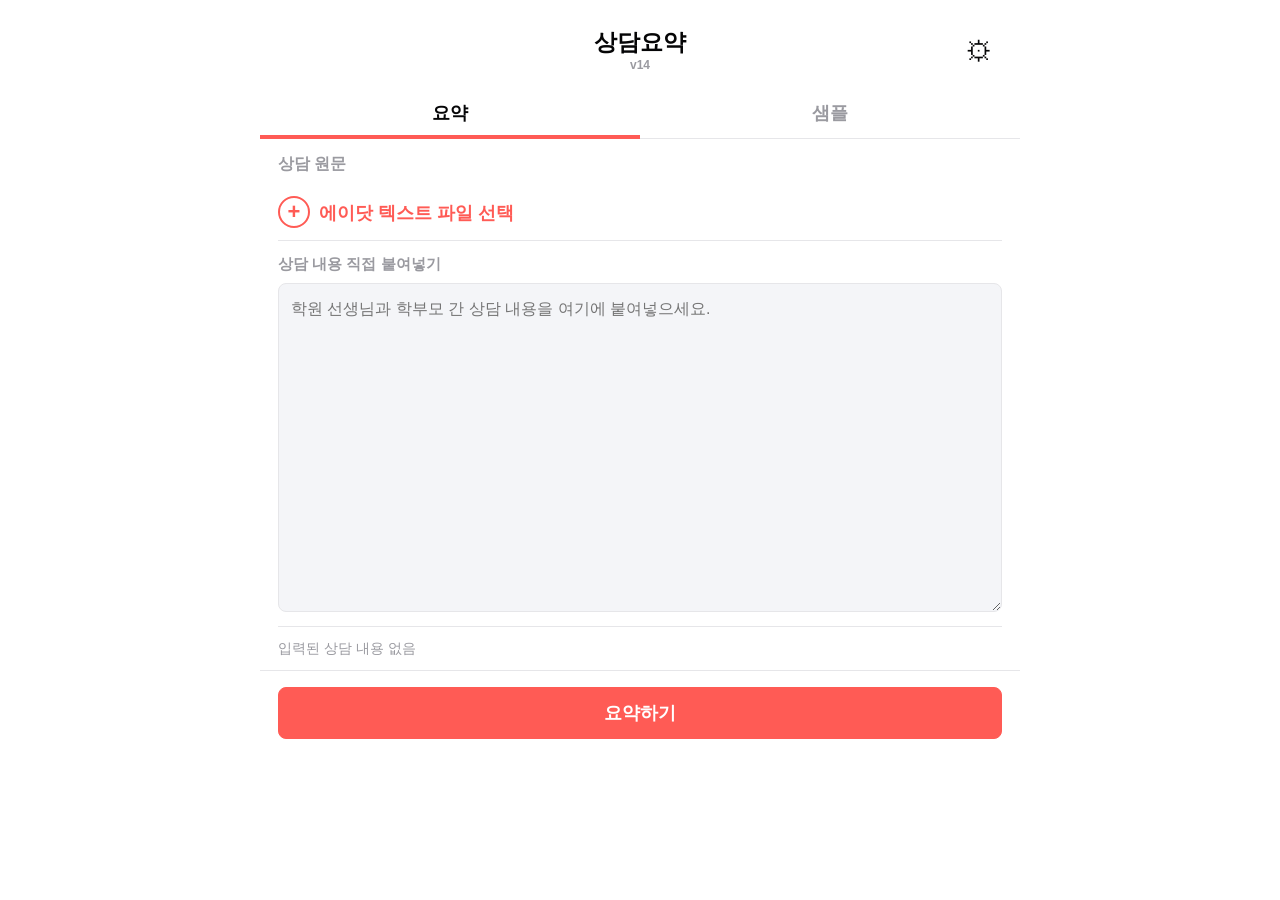
<file: docs/index.html>
<!doctype html>
<html lang="ko" data-theme="system">
  <head>
    <meta charset="utf-8">
    <meta name="viewport" content="width=device-width, initial-scale=1, viewport-fit=cover">
    <meta name="theme-color" content="#f7f8fb">
    <title>상담요약</title>
    <link rel="manifest" href="./manifest.json">
    <link rel="stylesheet" href="./styles.css">
  </head>
  <body>
    <main class="app-shell">
      <header class="topbar">
        <span aria-hidden="true"></span>
        <div class="title-stack">
          <h1>상담요약</h1>
          <span class="app-version" id="appVersionLabel">v14</span>
        </div>
        <button class="icon-button settings-icon" id="openSettingsButton" type="button" aria-label="설정">⚙︎</button>
      </header>

      <nav class="tabs two-tabs" aria-label="주요 화면">
        <button class="tab active" id="summaryTabButton" type="button">요약</button>
        <button class="tab" id="sampleTabButton" type="button">샘플</button>
      </nav>

      <section class="screen-list" id="homeView">
        <div class="section-title">상담 원문</div>
        <label class="file-button">
          <input id="fileInput" type="file" accept=".txt,text/plain">
          <span>에이닷 텍스트 파일 선택</span>
        </label>

        <label class="field">
          <span>상담 내용 직접 붙여넣기</span>
          <textarea id="transcriptInput" rows="12" placeholder="학원 선생님과 학부모 간 상담 내용을 여기에 붙여넣으세요."></textarea>
        </label>

        <div class="meta-row">
          <span id="inputInfo">입력된 상담 내용 없음</span>
        </div>

        <button class="primary-button" id="summarizeButton" type="button">요약하기</button>

        <div class="status-box hidden" id="statusBox">
          <div class="progress-ring" aria-hidden="true">
            <span id="progressPercent">0%</span>
          </div>
          <div class="status-copy">
            <strong id="statusTitle">요약 준비 중</strong>
            <p id="statusDetail">상담 내용을 확인하고 있습니다.</p>
            <div class="progress-track">
              <div id="progressBar" class="progress-bar"></div>
            </div>
          </div>
        </div>

        <p class="error hidden" id="errorMessage"></p>

        <div class="result-block hidden" id="resultView">
          <div>
            <p class="eyebrow" id="resultSource">상담요약</p>
            <textarea class="summary-text" id="summaryOutput" rows="10" aria-label="요약 결과"></textarea>
          </div>

          <button class="secondary-button" id="copySummaryButton" type="button">요약 결과 복사</button>
          <button class="secondary-button" id="saveStyleButton" type="button">내 스타일로 저장</button>
          <button class="primary-button" id="emailSummaryButton" type="button">이메일 보내기</button>
          <button class="secondary-button" id="resummarizeButton" type="button">다시 요약</button>
          <p class="hint compact-hint">수정한 요약문을 저장하면 다음 요약부터 문체와 분량 참고에 사용됩니다. 이름, 연락처 등 민감정보는 가능하면 지워 주세요.</p>
        </div>
      </section>

      <section class="screen-list hidden" id="settingsView">
        <div class="section-header">
          <button class="back-button" data-show-home type="button">‹ 요약</button>
          <h2>설정</h2>
        </div>

        <label class="field">
          <span>화면 모드</span>
          <select id="themeSelect">
            <option value="system">시스템 설정</option>
            <option value="light">라이트 모드</option>
            <option value="dark">다크 모드</option>
          </select>
        </label>

        <label class="field">
          <span>분석 모드</span>
          <select id="modeSelect">
            <option value="mock">Mock 모드</option>
            <option value="gemini">Gemini 모드</option>
          </select>
        </label>

        <label class="field">
          <span>기본 수신 이메일 주소</span>
          <input id="recipientEmailInput" type="email" autocomplete="email" placeholder="name@example.com">
        </label>
        <p class="hint">현재 GitHub Pages/PWA에서는 보안상 메일을 사용자 확인 없이 자동 발송할 수 없어 메일 앱 작성창을 엽니다. 완전 자동 발송은 별도 백엔드나 이메일 API 연결이 필요합니다.</p>

        <label class="field">
          <span>Gemini API 키</span>
          <input id="geminiApiKeyInput" type="text" autocomplete="off" autocapitalize="off" spellcheck="false" placeholder="AIza...">
        </label>

        <div class="field">
          <span>Gemini 모델</span>
          <strong id="geminiModelLabel">gemini-2.5-flash</strong>
        </div>

        <div class="field">
          <span>참고 예시 평균 분량</span>
          <strong id="averageLengthLabel">저장된 예시 없음</strong>
        </div>

        <label class="field">
          <span>요약 분량 범위</span>
          <select id="lengthToleranceSelect">
            <option value="10">하한 -10% / 상한 +10%</option>
            <option value="20">하한 -20% / 상한 +20%</option>
            <option value="30">하한 -30% / 상한 +30%</option>
            <option value="40">하한 -40% / 상한 +40%</option>
            <option value="50">하한 -50% / 상한 +50%</option>
          </select>
        </label>
        <p class="hint" id="summaryLengthGuide">참고 예시가 없으면 상담 내용에 맞는 자연스러운 분량으로 요약합니다.</p>

        <label class="field">
          <span>요약 스타일 메모</span>
          <textarea id="styleMemoInput" rows="4" placeholder="예: 상담일지에 바로 붙여넣을 수 있게 차분하고 구체적으로"></textarea>
        </label>

        <button class="primary-button" id="saveSettingsButton" type="button">설정 저장</button>

        <p class="hint">Gemini API 키는 이 기기의 localStorage에만 저장됩니다. 공용 기기에서는 저장하지 마세요.</p>
      </section>

      <section class="screen-list hidden" id="examplesView">
        <div class="section-title">샘플 파일 관리</div>

        <label class="file-button">
          <input id="exampleFileInput" type="file" accept=".txt,text/plain">
          <span>텍스트 파일로 예시 추가</span>
        </label>
        <button class="secondary-button" id="addExampleButton" type="button">직접 예시 추가</button>
        <p class="hint">저장된 예시는 요약 페르소나로 사용됩니다. 요약 요청에는 최근 예시 몇 개만 포함해 무료 티어 사용량을 아낍니다. 민감정보는 가능한 한 익명화해 주세요.</p>
        <div class="examples-list" id="examplesList"></div>
      </section>
    </main>

    <dialog id="exampleDialog">
      <form class="dialog-body" method="dialog">
        <h2 id="exampleDialogTitle">예시 추가</h2>
        <label class="field">
          <span>제목</span>
          <input id="exampleTitleInput" type="text" placeholder="예: 중등 영어 상담 요약">
        </label>
        <label class="field">
          <span>상담요약 예시</span>
          <textarea id="exampleBodyInput" rows="9"></textarea>
        </label>
        <div class="dialog-actions">
          <button class="text-button" value="cancel" type="submit">취소</button>
          <button class="primary-button" id="saveExampleButton" type="button">저장</button>
        </div>
      </form>
    </dialog>

    <div class="toast hidden" id="toast"></div>
    <script src="./app.js" type="module"></script>
  </body>
</html>
</file>
<file: docs/styles.css>
:root {
  color-scheme: light dark;
  --bg: #ffffff;
  --surface: #ffffff;
  --surface-alt: #f4f5f8;
  --surface-raised: #ffffff;
  --text: #050506;
  --text-soft: #4f5054;
  --muted: #9a9aa0;
  --line: #e6e6e9;
  --line-strong: #d8d9de;
  --accent: #ff5b55;
  --accent-active: #ff4943;
  --income: #2f8cff;
  --danger: #ff5b55;
  --soft-blue: #edf5ff;
  --shadow: 0 10px 24px rgba(0, 0, 0, 0.10);
}

@media (prefers-color-scheme: dark) {
  :root {
    --bg: #24262d;
    --surface: #24262d;
    --surface-alt: #1c1d22;
    --surface-raised: #2d2f36;
    --text: #f4f4f6;
    --text-soft: #d6d6da;
    --muted: #8f9097;
    --line: #3a3c44;
    --line-strong: #484a54;
    --soft-blue: #1f3044;
    --shadow: 0 10px 24px rgba(0, 0, 0, 0.28);
  }
}

html[data-theme="light"] {
  color-scheme: light;
  --bg: #ffffff;
  --surface: #ffffff;
  --surface-alt: #f4f5f8;
  --surface-raised: #ffffff;
  --text: #050506;
  --text-soft: #4f5054;
  --muted: #9a9aa0;
  --line: #e6e6e9;
  --line-strong: #d8d9de;
  --soft-blue: #edf5ff;
  --shadow: 0 10px 24px rgba(0, 0, 0, 0.10);
}

html[data-theme="dark"] {
  color-scheme: dark;
  --bg: #24262d;
  --surface: #24262d;
  --surface-alt: #1c1d22;
  --surface-raised: #2d2f36;
  --text: #f4f4f6;
  --text-soft: #d6d6da;
  --muted: #8f9097;
  --line: #3a3c44;
  --line-strong: #484a54;
  --soft-blue: #1f3044;
  --shadow: 0 10px 24px rgba(0, 0, 0, 0.28);
}

* {
  box-sizing: border-box;
}

html,
body {
  min-height: 100%;
}

body {
  margin: 0;
  background: var(--bg);
  color: var(--text);
  font-family: -apple-system, BlinkMacSystemFont, "Segoe UI", sans-serif;
  letter-spacing: 0;
}

button,
input,
textarea,
select {
  font: inherit;
}

button {
  cursor: pointer;
}

.app-shell {
  width: min(100%, 760px);
  min-height: 100vh;
  margin: 0 auto;
  padding: max(14px, env(safe-area-inset-top)) 0 max(24px, env(safe-area-inset-bottom));
  background: var(--surface);
}

.topbar {
  height: 74px;
  display: grid;
  grid-template-columns: 64px 1fr 64px;
  align-items: center;
  padding: 0 18px;
}

.title-stack {
  display: flex;
  flex-direction: column;
  align-items: center;
  gap: 5px;
}

.topbar h1 {
  margin: 0;
  text-align: center;
  font-size: 23px;
  line-height: 1;
  font-weight: 780;
}

.app-version {
  color: var(--muted);
  font-size: 12px;
  font-weight: 700;
  line-height: 1;
}

.icon-button {
  width: 46px;
  height: 46px;
  border: 0;
  border-radius: 8px;
  background: transparent;
  color: var(--text);
  font-size: 27px;
  line-height: 1;
}

.settings-icon {
  justify-self: end;
  color: var(--text);
}

.tabs {
  display: grid;
  grid-template-columns: repeat(2, 1fr);
  border-bottom: 1px solid var(--line);
}

.tab {
  position: relative;
  height: 50px;
  border: 0;
  background: transparent;
  color: var(--muted);
  font-size: 18px;
  font-weight: 700;
}

.tab.active {
  color: var(--text);
}

.tab.active::after {
  content: "";
  position: absolute;
  left: 0;
  right: 0;
  bottom: -1px;
  height: 4px;
  background: var(--accent);
}

.screen-list {
  display: flex;
  flex-direction: column;
  background: var(--surface);
}

.stack {
  display: flex;
  flex-direction: column;
}

.hidden {
  display: none !important;
}

.section-title {
  padding: 15px 18px 8px;
  color: var(--muted);
  font-size: 16px;
  font-weight: 700;
}

.field,
.file-button,
.primary-button,
.secondary-button,
.status-box,
.error,
.result-block,
.hint {
  margin-left: 18px;
  margin-right: 18px;
}

.field {
  display: flex;
  flex-direction: column;
  gap: 9px;
  padding: 14px 0;
  border-bottom: 1px solid var(--line);
}

.field span {
  color: var(--muted);
  font-size: 15px;
  font-weight: 700;
}

.field strong {
  color: var(--text);
  font-size: 18px;
}

input,
textarea,
select {
  width: 100%;
  border: 1px solid var(--line);
  border-radius: 8px;
  background: var(--surface-alt);
  color: var(--text);
  padding: 12px;
}

textarea {
  min-height: 180px;
  resize: vertical;
  line-height: 1.58;
}

select {
  appearance: none;
}

.file-button {
  min-height: 58px;
  border-bottom: 1px solid var(--line);
  display: flex;
  align-items: center;
  color: var(--accent);
  font-size: 18px;
  font-weight: 760;
}

.file-button input {
  position: fixed;
  width: 1px;
  height: 1px;
  opacity: 0;
  pointer-events: none;
}

.file-button span::before {
  content: "+";
  display: inline-flex;
  justify-content: center;
  align-items: center;
  width: 28px;
  height: 28px;
  margin-right: 9px;
  border: 2px solid var(--accent);
  border-radius: 50%;
  font-size: 22px;
  line-height: 1;
}

.meta-row {
  min-height: 44px;
  display: flex;
  align-items: center;
  padding: 0 18px;
  color: var(--muted);
  font-size: 14px;
  border-bottom: 1px solid var(--line);
}

.primary-button,
.secondary-button,
.text-button {
  min-height: 52px;
  border-radius: 8px;
  display: inline-flex;
  align-items: center;
  justify-content: center;
  text-align: center;
  text-decoration: none;
}

.back-button {
  min-height: 38px;
  justify-self: start;
  border: 1px solid var(--line-strong);
  border-radius: 8px;
  background: var(--surface);
  color: var(--text);
  padding: 0 12px;
  font-size: 16px;
  font-weight: 720;
}

.primary-button {
  margin-top: 16px;
  border: 1px solid var(--accent);
  background: var(--accent);
  color: #fff;
  font-size: 18px;
  font-weight: 780;
}

.primary-button:active {
  background: var(--accent-active);
}

.secondary-button {
  margin-top: 10px;
  border: 1px solid var(--line-strong);
  background: var(--surface);
  color: var(--text);
  font-size: 17px;
  font-weight: 720;
}

.text-button {
  min-height: 42px;
  border: 0;
  background: transparent;
  color: var(--accent);
  font-size: 17px;
  font-weight: 720;
}

button:disabled {
  opacity: 0.55;
  cursor: default;
}

.status-box {
  display: flex;
  align-items: center;
  gap: 12px;
  margin-top: 14px;
  padding: 14px;
  border-radius: 8px;
  background: var(--surface-alt);
  border: 1px solid var(--line);
}

.status-copy {
  flex: 1;
  min-width: 0;
}

.status-box p {
  margin: 4px 0 0;
  color: var(--muted);
  font-size: 14px;
}

.progress-ring {
  width: 46px;
  height: 46px;
  border-radius: 50%;
  border: 3px solid var(--accent);
  color: var(--accent);
  display: inline-flex;
  align-items: center;
  justify-content: center;
  font-size: 12px;
  font-weight: 800;
  flex: 0 0 46px;
}

.progress-track {
  height: 7px;
  margin-top: 10px;
  border-radius: 999px;
  background: var(--line);
  overflow: hidden;
}

.progress-bar {
  width: 0%;
  height: 100%;
  border-radius: inherit;
  background: var(--accent);
  transition: width 260ms ease;
}

.error {
  margin-top: 12px;
  color: var(--danger);
  font-size: 14px;
  line-height: 1.45;
}

.result-block {
  display: flex;
  flex-direction: column;
  gap: 8px;
  margin-top: 18px;
  padding-top: 16px;
  border-top: 2px solid var(--line);
}

.eyebrow {
  margin: 0 0 8px;
  color: var(--muted);
  font-size: 15px;
  font-weight: 700;
}

.summary-text {
  min-height: 260px;
  white-space: pre-wrap;
  line-height: 1.68;
  font-size: 17px;
  color: var(--text-soft);
}

.compact-hint {
  margin-top: 4px;
}

.section-header {
  height: 58px;
  display: grid;
  grid-template-columns: 90px 1fr 90px;
  align-items: center;
  padding: 0 18px;
  border-bottom: 1px solid var(--line);
}

.section-header h2 {
  margin: 0;
  text-align: center;
  font-size: 22px;
}

.hint {
  color: var(--muted);
  font-size: 14px;
  line-height: 1.45;
}

.examples-list {
  display: flex;
  flex-direction: column;
  margin-top: 12px;
  border-top: 1px solid var(--line);
}

.example-item {
  padding: 14px 18px;
  border-bottom: 1px solid var(--line);
  background: var(--surface);
}

.example-item h3 {
  margin: 0 0 8px;
  color: var(--text);
  font-size: 18px;
}

.example-item p {
  margin: 0;
  color: var(--muted);
  line-height: 1.55;
}

.example-actions {
  display: flex;
  gap: 8px;
  margin-top: 12px;
}

.example-actions button {
  min-height: 36px;
  padding: 0 12px;
  margin: 0;
}

dialog {
  width: min(calc(100vw - 32px), 540px);
  padding: 0;
  border: 0;
  border-radius: 8px;
  background: var(--surface-raised);
  color: var(--text);
  box-shadow: var(--shadow);
}

dialog::backdrop {
  background: rgba(0, 0, 0, 0.45);
}

.dialog-body {
  display: flex;
  flex-direction: column;
  gap: 14px;
  padding: 18px;
}

.dialog-body .field,
.dialog-body .primary-button,
.dialog-body .secondary-button,
.dialog-body .hint {
  margin-left: 0;
  margin-right: 0;
}

.dialog-actions {
  display: flex;
  justify-content: flex-end;
  gap: 12px;
}

.dialog-actions .primary-button,
.dialog-actions .text-button {
  margin-top: 0;
  padding: 0 18px;
}

.toast {
  position: fixed;
  left: 16px;
  right: 16px;
  bottom: max(16px, env(safe-area-inset-bottom));
  max-width: 520px;
  margin: 0 auto;
  padding: 13px 14px;
  border-radius: 8px;
  background: var(--text);
  color: var(--surface);
  text-align: center;
  box-shadow: var(--shadow);
}

@media (max-width: 460px) {
  .topbar {
    grid-template-columns: 54px 1fr 54px;
    padding: 0 16px;
  }

  .topbar h1 {
    font-size: 22px;
  }
}
</file>
